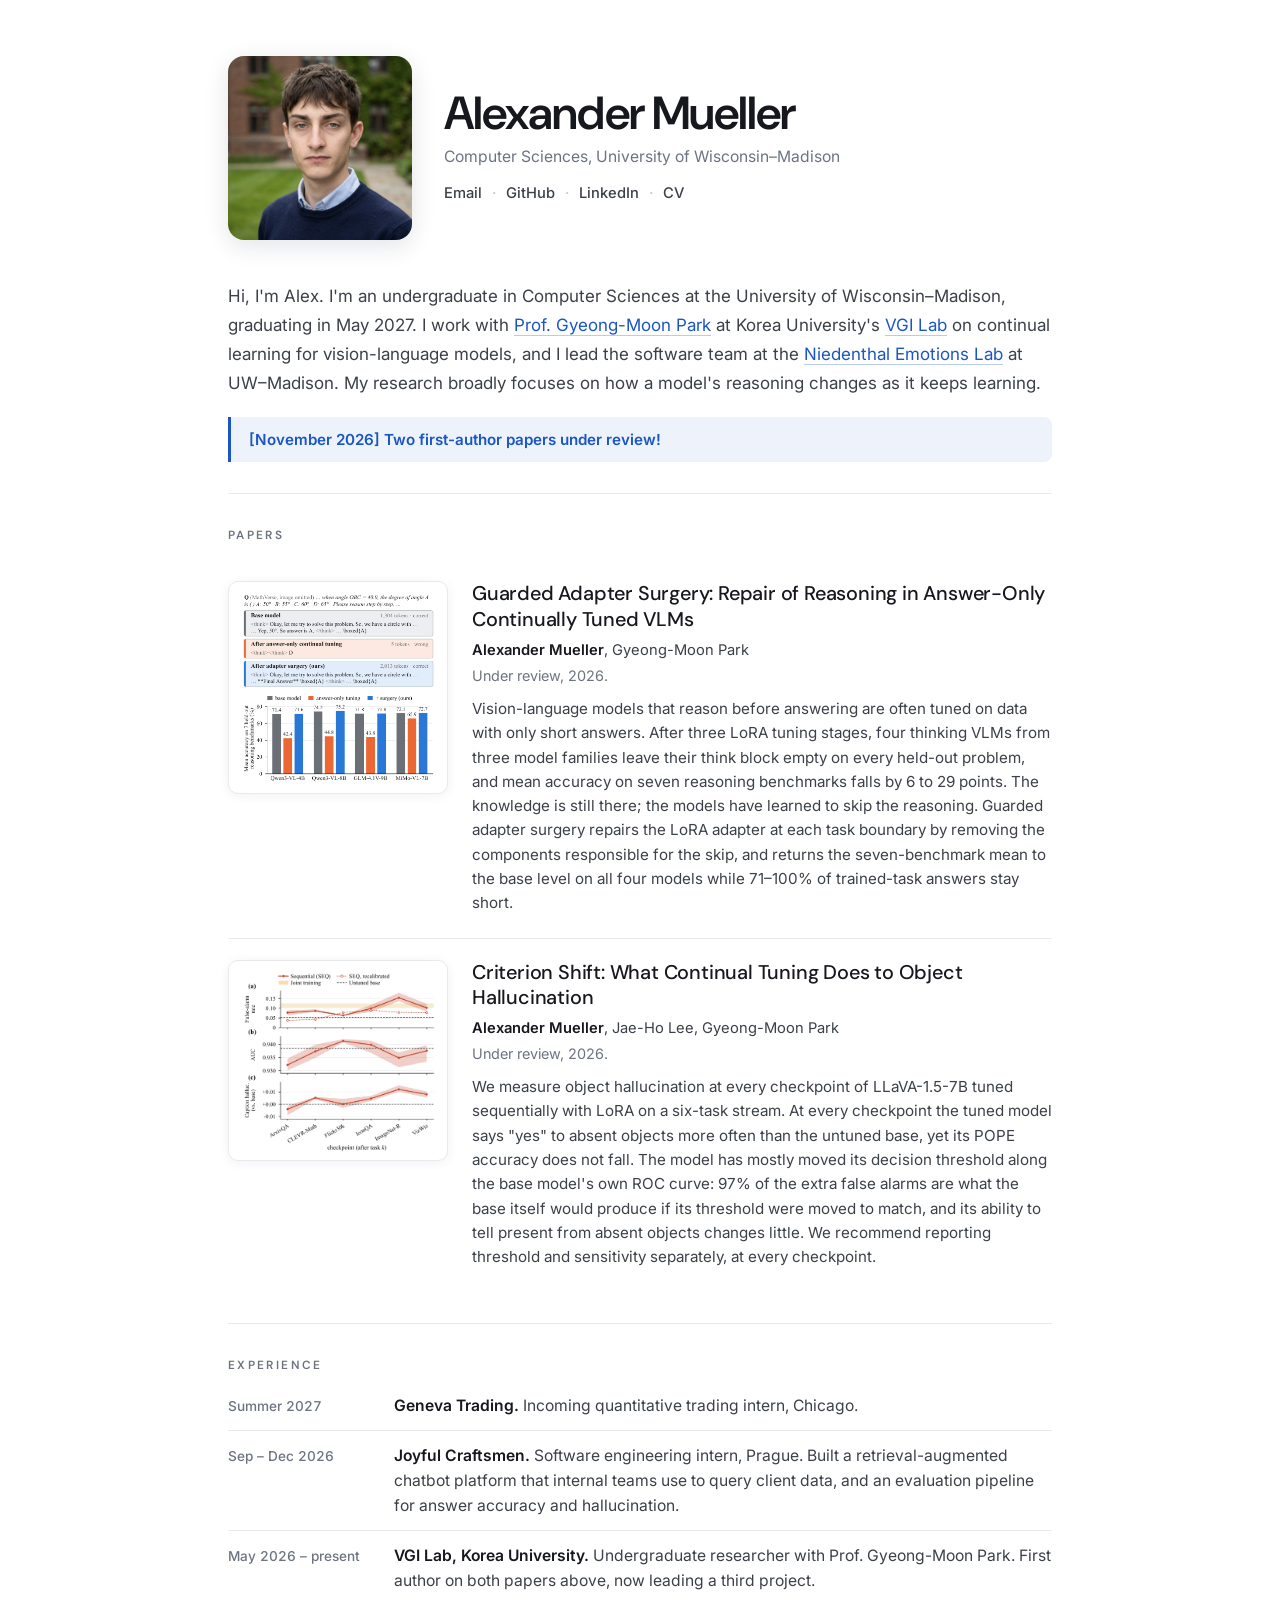
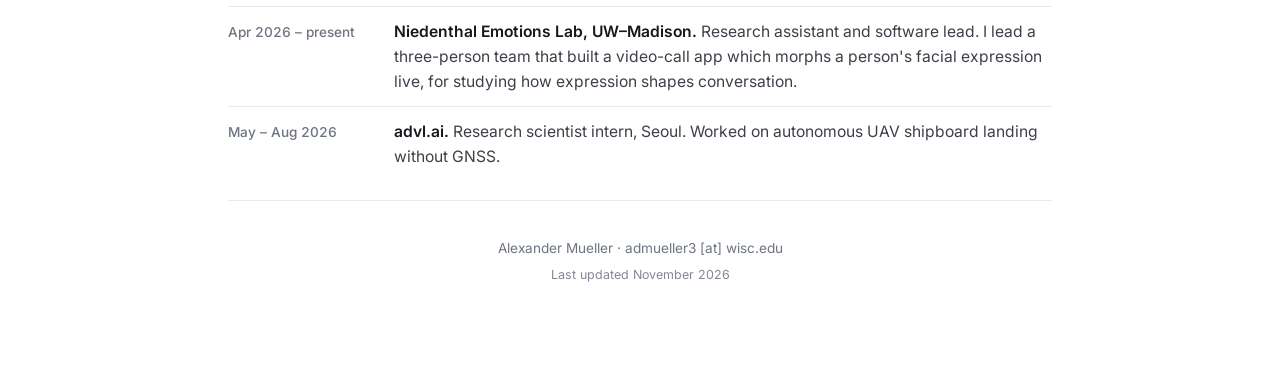
<file: index.html>
<!doctype html>
<html lang="en">
<head>
  <meta charset="utf-8">
  <title>Alexander Mueller</title>
  <meta name="description" content="Alexander Mueller is an undergraduate at UW–Madison researching continual learning in vision-language models.">
  <meta name="author" content="Alexander Mueller">
  <meta name="viewport" content="width=device-width, initial-scale=1">

  <meta property="og:title" content="Alexander Mueller">
  <meta property="og:type" content="website">
  <meta property="og:url" content="https://alexmueller07.github.io/">
  <meta property="og:site_name" content="Alexander Mueller">
  <meta property="og:description" content="Undergraduate at UW–Madison researching continual learning in vision-language models.">
  <meta property="og:image" content="https://alexmueller07.github.io/assets/alexander-mueller.jpg">
  <meta name="twitter:card" content="summary">
  <link rel="canonical" href="https://alexmueller07.github.io/">

  <link rel="icon" href="favicon.ico" sizes="48x48">
  <link rel="icon" type="image/png" sizes="32x32" href="assets/favicon-32.png">
  <link rel="icon" type="image/png" sizes="192x192" href="assets/favicon-192.png">
  <link rel="apple-touch-icon" href="assets/apple-touch-icon.png">

  <link rel="preconnect" href="https://fonts.googleapis.com">
  <link rel="preconnect" href="https://fonts.gstatic.com" crossorigin>
  <link href="https://fonts.googleapis.com/css2?family=DM+Sans:wght@400;500;600;700&family=Inter:wght@400;500;600&display=swap" rel="stylesheet">
  <link rel="stylesheet" href="assets/site.css">

  <script type="application/ld+json">
  {
    "@context": "https://schema.org",
    "@type": "Person",
    "name": "Alexander Mueller",
    "url": "https://alexmueller07.github.io/",
    "image": "https://alexmueller07.github.io/assets/alexander-mueller.jpg",
    "affiliation": [
      { "@type": "CollegeOrUniversity", "name": "University of Wisconsin–Madison" },
      { "@type": "CollegeOrUniversity", "name": "Korea University" }
    ],
    "sameAs": [
      "https://github.com/alexmueller07",
      "https://www.linkedin.com/in/alexandermuellerr"
    ]
  }
  </script>
</head>
<body>
  <main class="wrap">

    <!-- ========== HEADER ========== -->
    <header class="intro">
      <img class="avatar" src="assets/alexander-mueller.jpg" width="900" height="898" alt="Alexander Mueller">
      <div class="intro-text">
        <h1>Alexander Mueller</h1>
        <p class="affil">Computer Sciences, University of <span class="nowrap">Wisconsin–Madison</span></p>
        <nav class="socials" aria-label="Links">
          <a href="mailto:admueller3@wisc.edu">Email</a>
          <a href="https://github.com/alexmueller07" target="_blank" rel="noopener">GitHub</a>
          <a href="https://www.linkedin.com/in/alexandermuellerr" target="_blank" rel="noopener">LinkedIn</a>
          <a href="assets/cv.pdf" target="_blank" rel="noopener">CV</a>
        </nav>
      </div>
    </header>

    <!-- ========== BIO ========== -->
    <section id="bio">
      <p class="bio">
        Hi, I'm Alex. I'm an undergraduate in Computer Sciences at the University of Wisconsin–Madison, graduating in May 2027. I work with <a href="https://gyeongmoon.github.io" target="_blank" rel="noopener">Prof. Gyeong-Moon Park</a> at Korea University's <a href="https://vgi.korea.ac.kr" target="_blank" rel="noopener">VGI Lab</a> on continual learning for vision-language models, and I lead the software team at the <a href="https://psych.wisc.edu/staff/niedenthal-paula/" target="_blank" rel="noopener">Niedenthal Emotions Lab</a> at UW–Madison. My research broadly focuses on how a model's reasoning changes as it keeps learning.
      </p>
      <p class="highlight">[November 2026] Two first-author papers under review!</p>
    </section>

    <!-- ========== PAPERS ========== -->
    <section id="papers">
      <h2>Papers</h2>

      <article class="pub">
        <a class="pub-media" href="assets/guarded-adapter-surgery-fig1.png" target="_blank" rel="noopener">
          <img src="assets/guarded-adapter-surgery-fig1.png" width="800" height="772" alt="Figure 1 of Guarded Adapter Surgery. Top: one MathVerse problem answered by the base model with a full reasoning trace, by the tuned model with an empty think block and a wrong answer, and after surgery with reasoning restored. Bottom: mean accuracy on seven reasoning benchmarks for four models, where tuning lowers accuracy and surgery returns it to the base level.">
        </a>
        <div class="pub-text">
          <h3>Guarded Adapter Surgery: Repair of Reasoning in Answer-Only Continually Tuned VLMs</h3>
          <p class="authors"><strong>Alexander Mueller</strong>, Gyeong-Moon Park</p>
          <p class="venue">Under review, 2026.</p>
          <p class="summary">Vision-language models that reason before answering are often tuned on data with only short answers. After three LoRA tuning stages, four thinking VLMs from three model families leave their think block empty on every held-out problem, and mean accuracy on seven reasoning benchmarks falls by 6 to 29 points. The knowledge is still there; the models have learned to skip the reasoning. Guarded adapter surgery repairs the LoRA adapter at each task boundary by removing the components responsible for the skip, and returns the seven-benchmark mean to the base level on all four models while 71–100% of trained-task answers stay short.</p>
        </div>
      </article>

      <article class="pub">
        <a class="pub-media" href="assets/criterion-shift-fig1.png" target="_blank" rel="noopener">
          <img src="assets/criterion-shift-fig1.png" width="1040" height="945" alt="Figure 1 of Criterion Shift. Three panels across six checkpoints of sequential tuning: the false-alarm rate stays above the untuned base at every checkpoint, AUC changes by less than 0.01, and caption hallucination per mention rises by up to about 0.01.">
        </a>
        <div class="pub-text">
          <h3>Criterion Shift: What Continual Tuning Does to Object Hallucination</h3>
          <p class="authors"><strong>Alexander Mueller</strong>, Jae-Ho Lee, Gyeong-Moon Park</p>
          <p class="venue">Under review, 2026.</p>
          <p class="summary">We measure object hallucination at every checkpoint of LLaVA-1.5-7B tuned sequentially with LoRA on a six-task stream. At every checkpoint the tuned model says "yes" to absent objects more often than the untuned base, yet its POPE accuracy does not fall. The model has mostly moved its decision threshold along the base model's own ROC curve: 97% of the extra false alarms are what the base itself would produce if its threshold were moved to match, and its ability to tell present from absent objects changes little. We recommend reporting threshold and sensitivity separately, at every checkpoint.</p>
        </div>
      </article>
    </section>

    <!-- ========== EXPERIENCE ========== -->
    <section id="experience">
      <h2>Experience</h2>
      <ul class="rows">
        <li><span class="date">Summer 2027</span><span><strong>Geneva Trading.</strong> Incoming quantitative trading intern, Chicago.</span></li>
        <li><span class="date">Sep – Dec 2026</span><span><strong>Joyful Craftsmen.</strong> Software engineering intern, Prague. Built a retrieval-augmented chatbot platform that internal teams use to query client data, and an evaluation pipeline for answer accuracy and hallucination.</span></li>
        <li><span class="date">May 2026 – present</span><span><strong>VGI Lab, Korea University.</strong> Undergraduate researcher with Prof. Gyeong-Moon Park. First author on both papers above, now leading a third project.</span></li>
        <li><span class="date">Apr 2026 – present</span><span><strong>Niedenthal Emotions Lab, UW–Madison.</strong> Research assistant and software lead. I lead a three-person team that built a video-call app which morphs a person's facial expression live, for studying how expression shapes conversation.</span></li>
        <li><span class="date">May – Aug 2026</span><span><strong>advl.ai.</strong> Research scientist intern, Seoul. Worked on autonomous UAV shipboard landing without GNSS.</span></li>
      </ul>
    </section>

    <footer>
      <p>Alexander Mueller · admueller3 [at] wisc.edu</p>
      <p class="updated">Last updated November 2026</p>
    </footer>

  </main>
</body>
</html>
</file>
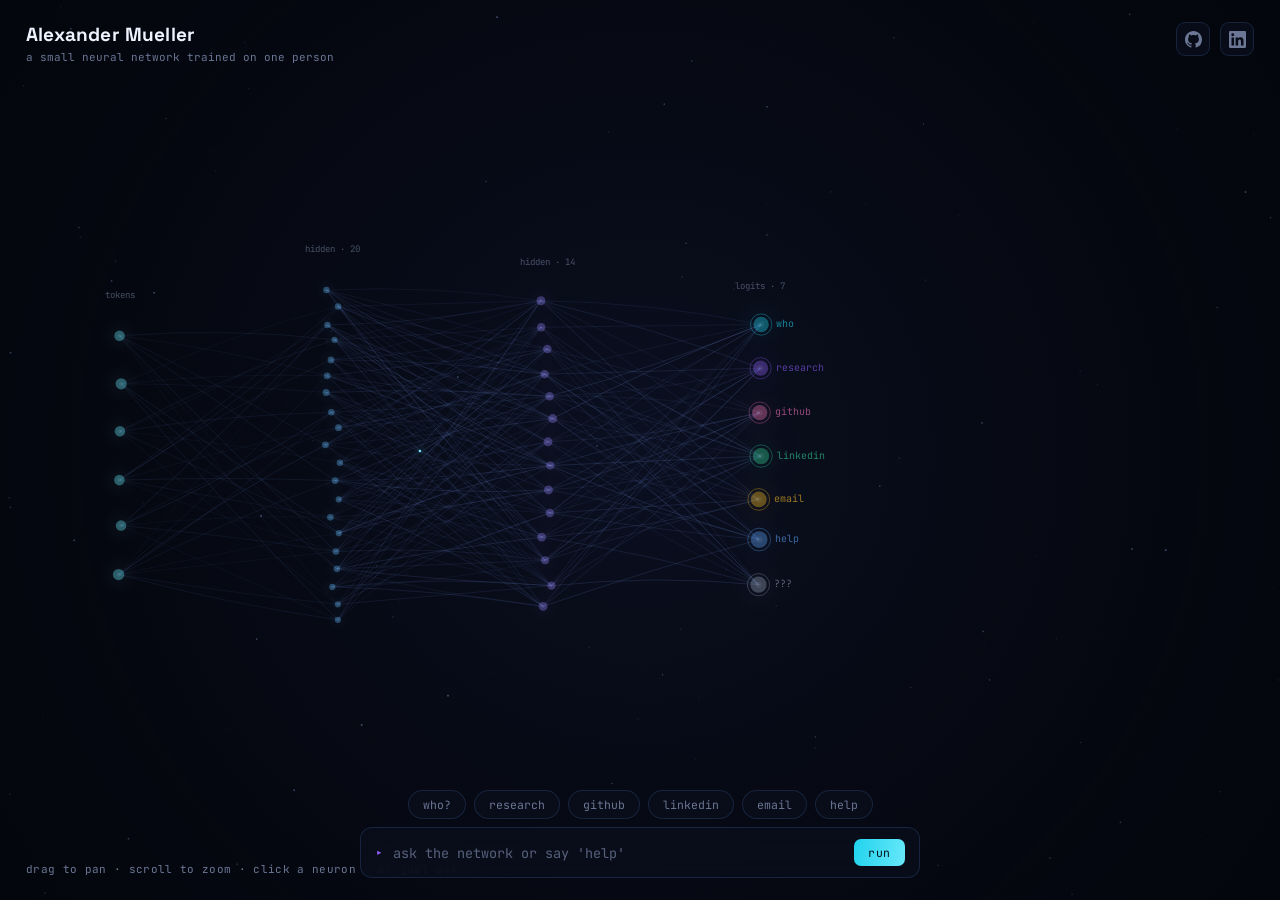
<file: nn/index.html>
<!DOCTYPE html>
<html lang="en">
<head>
  <meta charset="UTF-8" />
  <meta name="viewport" content="width=device-width, initial-scale=1.0, maximum-scale=1.0, user-scalable=no" />
  <title>Alexander Mueller</title>
  <meta name="description" content="Alexander Mueller. Computer science student at UW-Madison, interested in AI research. This site is a real neural network, query it yourself." />
  <meta property="og:title" content="Alexander Mueller" />
  <meta property="og:description" content="A small neural network trained on one person. Run inference to learn more." />
  <meta property="og:type" content="website" />
  <meta property="og:url" content="https://alexmueller07.github.io/nn/" />
  <link rel="icon" href="data:image/svg+xml,<svg xmlns='http://www.w3.org/2000/svg' viewBox='0 0 100 100'><text y='0.9em' font-size='90'>&#129504;</text></svg>" />
  <link rel="preconnect" href="https://fonts.googleapis.com" />
  <link rel="preconnect" href="https://fonts.gstatic.com" crossorigin />
  <link href="https://fonts.googleapis.com/css2?family=JetBrains+Mono:wght@400;500;700&family=Space+Grotesk:wght@500;600;700&display=swap" rel="stylesheet" />
  <link rel="stylesheet" href="css/style.css" />
</head>
<body>

  <!-- static content for crawlers and screen readers -->
  <div class="sr-only">
    <h1>Alexander Mueller</h1>
    <p>Computer science student at the University of Wisconsin-Madison, interested in AI research. Builds things end to end, from low-level systems to machine learning experiments. Based in the SF Bay Area.</p>
    <a href="https://github.com/alexmueller07">GitHub</a>
    <a href="https://www.linkedin.com/in/alexandermuellerr">LinkedIn</a>
    <a href="mailto:admueller3@wisc.edu">Email</a>
  </div>

  <!-- boot overlay -->
  <div class="boot" id="boot" aria-hidden="true">
    <pre class="boot-text" id="boot-text"></pre>
  </div>

  <!-- the network -->
  <canvas id="net" aria-hidden="true"></canvas>

  <!-- minimal chrome -->
  <header class="chrome chrome-top-left">
    <div class="model-name">Alexander Mueller</div>
    <div class="model-sub dim">a small neural network trained on one person</div>
  </header>

  <div class="chrome chrome-top-right">
    <a class="chip-link" href="https://github.com/alexmueller07" target="_blank" rel="noopener" aria-label="GitHub">
      <svg viewBox="0 0 16 16" width="17" height="17" fill="currentColor"><path d="M8 0C3.58 0 0 3.58 0 8c0 3.54 2.29 6.53 5.47 7.59.4.07.55-.17.55-.38 0-.19-.01-.82-.01-1.49-2.01.37-2.53-.49-2.69-.94-.09-.23-.48-.94-.82-1.13-.28-.15-.68-.52-.01-.53.63-.01 1.08.58 1.23.82.72 1.21 1.87.87 2.33.66.07-.52.28-.87.51-1.07-1.78-.2-3.64-.89-3.64-3.95 0-.87.31-1.59.82-2.15-.08-.2-.36-1.02.08-2.12 0 0 .67-.21 2.2.82.64-.18 1.32-.27 2-.27.68 0 1.36.09 2 .27 1.53-1.04 2.2-.82 2.2-.82.44 1.1.16 1.92.08 2.12.51.56.82 1.27.82 2.15 0 3.07-1.87 3.75-3.65 3.95.29.25.54.73.54 1.48 0 1.07-.01 1.93-.01 2.2 0 .21.15.46.55.38A8.01 8.01 0 0 0 16 8c0-4.42-3.58-8-8-8z"/></svg>
    </a>
    <a class="chip-link" href="https://www.linkedin.com/in/alexandermuellerr" target="_blank" rel="noopener" aria-label="LinkedIn">
      <svg viewBox="0 0 24 24" width="17" height="17" fill="currentColor"><path d="M20.45 20.45h-3.55v-5.57c0-1.33-.03-3.04-1.85-3.04-1.86 0-2.14 1.45-2.14 2.94v5.67H9.35V9h3.41v1.56h.05c.47-.9 1.63-1.85 3.36-1.85 3.6 0 4.27 2.37 4.27 5.46v6.28zM5.34 7.43a2.06 2.06 0 1 1 0-4.12 2.06 2.06 0 0 1 0 4.12zM7.12 20.45H3.56V9h3.56v11.45zM22.22 0H1.77C.79 0 0 .77 0 1.73v20.54C0 23.23.79 24 1.77 24h20.45c.98 0 1.78-.77 1.78-1.73V1.73C24 .77 23.2 0 22.22 0z"/></svg>
    </a>
  </div>

  <div class="chrome chrome-bottom-left dim mono-xs" id="hint">
    drag to pan · scroll to zoom · click a neuron · or just ask
  </div>

  <!-- decoder output panel (docks onto the winning neuron) -->
  <aside class="decoder" id="decoder" aria-live="polite">
    <div class="decoder-head mono-xs">
      <span class="decoder-dot"></span>
      <span>decoder</span>
      <span class="dim" id="decoder-meta"></span>
    </div>
    <div class="decoder-probs" id="decoder-probs"></div>
    <div class="decoder-query dim" id="decoder-query"></div>
    <div class="decoder-out" id="decoder-out"></div>
    <div class="decoder-links" id="decoder-links"></div>
  </aside>

  <!-- prompt bar -->
  <form class="prompt-bar" id="prompt-form" autocomplete="off">
    <div class="prompt-chips" id="prompt-chips">
      <button type="button" data-q="who?">who?</button>
      <button type="button" data-q="research">research</button>
      <button type="button" data-q="github">github</button>
      <button type="button" data-q="linkedin">linkedin</button>
      <button type="button" data-q="email">email</button>
      <button type="button" data-q="help">help</button>
    </div>
    <div class="prompt-input-wrap">
      <span class="prompt-sigil">▸</span>
      <input type="text" id="prompt-input" placeholder="ask the network or say 'help'" maxlength="80" spellcheck="false" />
      <button type="submit" class="prompt-run" aria-label="Run inference">run</button>
    </div>
  </form>

  <script src="js/main.js"></script>
</body>
</html>
</file>
<file: assets/site.css>
/* Layout and look adapted from Will Huey's homepage (willhuey.com). */

:root {
  --bg: #ffffff;
  --ink: #16181d;
  --body: #3c4048;
  --muted: #6d7380;
  --line: #e7e9ed;
  --accent: #1a56c4;
  --accent-hover: #3f7be6;
  --accent-tint: rgba(26, 86, 196, 0.07);
  --accent-line: rgba(26, 86, 196, 0.3);
  --display: "DM Sans", "Inter", system-ui, sans-serif;
  --sans: "Inter", -apple-system, BlinkMacSystemFont, "Segoe UI", Helvetica, Arial, sans-serif;
}

* { box-sizing: border-box; }

html { scroll-behavior: smooth; }

body {
  margin: 0;
  background: var(--bg);
  color: var(--body);
  font-family: var(--sans);
  font-size: 17px;
  line-height: 1.72;
  -webkit-font-smoothing: antialiased;
  text-rendering: optimizeLegibility;
}

a { color: var(--accent); text-decoration: none; transition: color 0.15s; }
a:hover { color: var(--accent-hover); }
a:focus-visible { outline: 2px solid var(--accent); outline-offset: 3px; border-radius: 3px; }

p { margin: 0 0 1rem; }
strong { font-weight: 600; color: var(--ink); }

.wrap {
  max-width: 920px;
  margin: 12px auto 44px;
  padding: 0 48px 60px;
}

/* ---------- entrance ---------- */

@keyframes fadeUp {
  from { opacity: 0; transform: translateY(14px); }
  to { opacity: 1; transform: none; }
}

.intro, section, footer { animation: fadeUp 0.7s cubic-bezier(0.22, 1, 0.36, 1) both; }
.intro { animation-delay: 0.02s; }
#bio { animation-delay: 0.1s; }
#papers { animation-delay: 0.18s; }
#experience { animation-delay: 0.26s; }
footer { animation-delay: 0.32s; }

@media (prefers-reduced-motion: reduce) {
  .intro, section, footer { animation: none; }
  .pub, .pub-media img { transition: none; }
}

/* ---------- header ---------- */

.intro {
  display: flex;
  align-items: center;
  gap: 32px;
  padding: 44px 0 16px;
}

.avatar {
  width: 184px;
  height: auto;
  border-radius: 16px;
  flex-shrink: 0;
  display: block;
  box-shadow: 0 6px 24px rgba(22, 30, 60, 0.12);
}

.intro-text h1 {
  font-family: var(--display);
  font-weight: 600;
  font-size: 2.9rem;
  line-height: 1.04;
  letter-spacing: -0.02em;
  color: var(--ink);
  margin: 0 0 8px;
}

.affil {
  margin: 0 0 12px;
  font-size: 0.98rem;
  line-height: 1.5;
  color: var(--muted);
  text-wrap: balance;
}

.nowrap { white-space: nowrap; }

.socials {
  display: flex;
  flex-wrap: wrap;
  font-size: 0.92rem;
  font-weight: 500;
}

.socials a { color: var(--body); }
.socials a:hover { color: var(--accent); }

/* the dot travels with its link, so a wrapped row never ends on a stray dot */
.socials a + a::before {
  content: "·";
  margin: 0 10px;
  color: #c3c8d1;
}

/* ---------- bio ---------- */

section { padding: 31px 0; border-top: 1px solid var(--line); }
#bio { border-top: none; padding-top: 26px; }

.bio { margin: 0; }
#bio a { border-bottom: 1px solid var(--accent-line); }
#bio a:hover { border-color: var(--accent); }

.highlight {
  margin: 18px 0 0;
  padding: 11px 18px;
  font-size: 0.95rem;
  line-height: 1.55;
  font-weight: 600;
  color: var(--accent);
  background: var(--accent-tint);
  border-left: 3px solid var(--accent);
  border-radius: 0 8px 8px 0;
}

h2 {
  font-family: var(--display);
  font-size: 0.74rem;
  font-weight: 600;
  text-transform: uppercase;
  letter-spacing: 0.2em;
  color: var(--muted);
  margin: 0 0 14px;
}

/* ---------- papers ---------- */

.pub {
  display: flex;
  gap: 24px;
  align-items: flex-start;
  margin: 0 -16px;
  padding: 22px 16px;
  border-radius: 14px;
  transition: transform 0.25s, box-shadow 0.25s;
}

/* a straight divider between papers, inset to line up with the text */
.pub { position: relative; }
.pub + .pub::before {
  content: "";
  position: absolute;
  top: 0;
  left: 16px;
  right: 16px;
  border-top: 1px solid var(--line);
}
.pub:hover { transform: translateY(-3px); box-shadow: 0 14px 30px rgba(28, 38, 80, 0.09); }

.pub-media {
  flex: 0 0 220px;
  display: block;
  padding: 8px;
  border: 1px solid var(--line);
  border-radius: 10px;
  overflow: hidden;
  background: #fff;
  box-shadow: 0 2px 12px rgba(22, 30, 60, 0.06);
}

.pub-media img {
  width: 100%;
  height: auto;
  display: block;
  transition: transform 0.4s;
}

.pub-media:hover img { transform: scale(1.03); }

.pub-text { flex: 1; min-width: 0; }

.pub-text h3 {
  font-family: var(--display);
  font-weight: 500;
  font-size: 1.24rem;
  line-height: 1.3;
  letter-spacing: -0.01em;
  color: var(--ink);
  margin: 0 0 6px;
}

.pub-text h3 a { color: var(--ink); }
.pub-text h3 a:hover { color: var(--accent); }

.authors { margin: 0 0 3px; font-size: 0.92rem; line-height: 1.5; }
.venue { margin: 0 0 8px; font-size: 0.9rem; color: var(--muted); }
.summary { margin: 0 0 12px; font-size: 0.95rem; line-height: 1.6; }
.pub-text > :last-child { margin-bottom: 0; }

.pub-links { margin: 0; display: flex; flex-wrap: wrap; gap: 8px; align-items: center; }

.pub-links a {
  font-size: 0.8rem;
  font-weight: 500;
  letter-spacing: 0.01em;
  color: var(--accent);
  padding: 3px 13px;
  border: 1px solid var(--accent-line);
  border-radius: 999px;
  transition: 0.15s;
}

.pub-links a:hover { background: var(--accent); color: #fff; border-color: var(--accent); }

/* ---------- experience ---------- */

.rows { list-style: none; margin: 0; padding: 0; }

.rows li {
  display: flex;
  gap: 24px;
  padding: 12px 0;
  border-bottom: 1px solid var(--line);
  font-size: 0.98rem;
  line-height: 1.6;
}

.rows li:first-child { padding-top: 4px; }
.rows li:last-child { border-bottom: none; padding-bottom: 0; }

.rows .date {
  flex-shrink: 0;
  width: 142px;
  color: var(--muted);
  font-variant-numeric: tabular-nums;
  font-size: 0.85rem;
  font-weight: 500;
  padding-top: 3px;
}

/* ---------- footer ---------- */

footer {
  padding-top: 36px;
  border-top: 1px solid var(--line);
  text-align: center;
  color: var(--muted);
  font-size: 0.85rem;
}

footer p { margin: 0; }
.updated { margin-top: 4px; font-size: 0.78rem; opacity: 0.85; }

/* ---------- small screens ---------- */

@media (max-width: 640px) {
  body { font-size: 16px; }
  .wrap { margin: 0; padding: 4px 22px 56px; }
  .intro { flex-direction: column; text-align: center; gap: 20px; padding: 48px 0 8px; }
  .intro-text h1 { font-size: 2.4rem; }
  .avatar { width: 200px; }
  .pub + .pub::before { left: 0; right: 0; }
  .socials { justify-content: center; line-height: 2; }
  .pub { flex-direction: column; gap: 14px; margin: 0; padding: 20px 0; }
  .pub:hover { transform: none; box-shadow: none; }
  .pub-media { flex-basis: auto; width: 100%; max-width: 360px; }
  .rows li { flex-direction: column; gap: 0; }
  .rows .date { width: auto; padding-top: 0; }
}
</file>
<file: nn/css/style.css>
/* ============================================================
   alexmueller-v2 · a small model trained on one person
   ============================================================ */

:root {
  --bg: #04060d;
  --text: #d9e2f4;
  --dim: #6b7794;
  --cyan: #22d3ee;
  --violet: #8b5cf6;
  --pink: #f472b6;
  --green: #34d399;
  --panel: rgba(10, 14, 28, 0.82);
  --border: rgba(96, 165, 250, 0.16);
  --mono: "JetBrains Mono", monospace;
  --head: "Space Grotesk", sans-serif;
}

* { margin: 0; padding: 0; box-sizing: border-box; }

html, body {
  height: 100%;
  overflow: hidden;            /* this is not a page. there is nothing to scroll. */
  overscroll-behavior: none;
}

body {
  background: var(--bg);
  color: var(--text);
  font-family: var(--mono);
  font-size: 14px;
  -webkit-font-smoothing: antialiased;
  touch-action: none;
}

::selection { background: rgba(34, 211, 238, 0.3); }

.dim { color: var(--dim); }
.mono-xs { font-size: 11px; letter-spacing: 0.03em; }

.sr-only {
  position: absolute;
  width: 1px; height: 1px;
  overflow: hidden;
  clip: rect(0 0 0 0);
  white-space: nowrap;
}

/* ---------- canvas ---------- */
#net {
  position: fixed;
  inset: 0;
  display: block;
  cursor: grab;
}
#net.dragging { cursor: grabbing; }
#net.over-node { cursor: pointer; }

/* ---------- boot overlay ---------- */
.boot {
  position: fixed;
  inset: 0;
  z-index: 50;
  background: var(--bg);
  display: flex;
  align-items: center;
  justify-content: center;
  transition: opacity 0.5s ease;
}
.boot.off { opacity: 0; pointer-events: none; }
.boot-text {
  font-family: var(--mono);
  font-size: 13px;
  line-height: 1.9;
  color: var(--dim);
  white-space: pre-wrap;
}
.boot-text .ok { color: var(--green); }
.boot-text .name { color: var(--cyan); }

/* ---------- chrome ---------- */
.chrome { position: fixed; z-index: 10; }
.chrome-top-left { top: 22px; left: 26px; user-select: none; }
.model-name {
  font-family: var(--head);
  font-size: 19px;
  font-weight: 700;
  letter-spacing: 0.01em;
  color: #eef3ff;
}
.model-name .dim { color: var(--cyan); font-family: var(--mono); font-size: 13px; font-weight: 400; }
.model-sub { font-size: 11px; margin-top: 3px; }

.chrome-top-right {
  top: 22px; right: 26px;
  display: flex;
  gap: 10px;
}
.chip-link {
  display: flex;
  align-items: center;
  justify-content: center;
  width: 34px; height: 34px;
  border-radius: 9px;
  color: var(--dim);
  background: var(--panel);
  border: 1px solid var(--border);
  backdrop-filter: blur(8px);
  transition: color 0.25s, border-color 0.25s, transform 0.25s;
}
.chip-link:hover { color: var(--cyan); border-color: rgba(34, 211, 238, 0.5); transform: translateY(-2px); }

.chrome-bottom-left {
  bottom: 24px; left: 26px;
  user-select: none;
  transition: opacity 1s ease;
}
.chrome-bottom-left.faded { opacity: 0.35; }
@media (max-width: 700px) { .chrome-bottom-left { display: none; } }

/* ---------- decoder panel (docks onto the winning neuron) ---------- */
.decoder {
  position: fixed;
  z-index: 10;
  right: 20px;
  top: 50%;
  transform: translateY(-50%);
  width: 312px;
  background: var(--panel);
  border: 1px solid var(--border);
  border-radius: 10px;
  padding: 12px 14px 14px;
  font-size: 12.5px;
  backdrop-filter: blur(12px);
  box-shadow: 0 16px 50px rgba(0, 0, 0, 0.5);
  opacity: 0;
  transition: opacity 0.45s ease, border-color 0.45s ease;
  pointer-events: none;
}
.decoder.on { opacity: 1; pointer-events: auto; }
.decoder.firing { border-color: rgba(34, 211, 238, 0.45); }

/* real softmax readout */
.decoder-probs { display: flex; flex-direction: column; gap: 4px; margin-bottom: 10px; }
.prob {
  display: flex;
  align-items: center;
  gap: 8px;
  font-size: 10.5px;
}
.prob-label { width: 62px; color: var(--dim); text-align: right; }
.prob-bar {
  flex: 1;
  height: 5px;
  border-radius: 3px;
  background: rgba(96, 165, 250, 0.12);
  overflow: hidden;
}
.prob-bar i {
  display: block;
  height: 100%;
  border-radius: 3px;
  transition: width 0.6s cubic-bezier(0.22, 1, 0.36, 1);
}
.prob-val { width: 30px; color: var(--dim); }

/* tokens fly in from the winning neuron */
.decoder-out .tok {
  display: inline-block;
  white-space: pre-wrap;
  transition: transform 0.5s cubic-bezier(0.22, 1, 0.36, 1), opacity 0.5s ease;
  will-change: transform, opacity;
}

.decoder-head {
  display: flex;
  align-items: center;
  gap: 8px;
  color: var(--text);
  margin-bottom: 8px;
}
.decoder-head .dim { margin-left: auto; }
.decoder-dot {
  width: 7px; height: 7px;
  border-radius: 50%;
  background: var(--green);
  box-shadow: 0 0 8px var(--green);
  animation: pulse 1.6s ease-in-out infinite;
}
@keyframes pulse { 50% { opacity: 0.3; } }

.decoder-query { font-size: 12px; margin-bottom: 8px; }
.decoder-query::before { content: "▸ "; color: var(--violet); }

.decoder-out {
  font-size: 12.5px;
  line-height: 1.75;
  color: var(--text);
  min-height: 24px;
}
.decoder-out .caret {
  display: inline-block;
  width: 7px; height: 15px;
  background: var(--cyan);
  vertical-align: -2px;
  margin-left: 2px;
  animation: blink 0.85s steps(1) infinite;
}
@keyframes blink { 50% { opacity: 0; } }
.decoder-out .hl { color: var(--cyan); }

.decoder-links { display: flex; gap: 10px; flex-wrap: wrap; }
.decoder-links:not(:empty) { margin-top: 12px; }
.decoder-links a {
  font-size: 12px;
  color: var(--cyan);
  text-decoration: none;
  padding: 7px 14px;
  border: 1px solid rgba(34, 211, 238, 0.35);
  border-radius: 8px;
  transition: background 0.25s, border-color 0.25s, transform 0.2s;
}
.decoder-links a:hover {
  background: rgba(34, 211, 238, 0.1);
  border-color: var(--cyan);
  transform: translateY(-1px);
}

/* ---------- prompt bar ---------- */
.prompt-bar {
  position: fixed;
  z-index: 10;
  left: 50%;
  bottom: 22px;
  transform: translateX(-50%);
  width: min(560px, calc(100vw - 32px));
  display: flex;
  flex-direction: column;
  gap: 8px;
}
.prompt-chips {
  display: flex;
  gap: 8px;
  justify-content: center;
  flex-wrap: wrap;
}
.prompt-chips button {
  font-family: var(--mono);
  font-size: 11.5px;
  color: var(--dim);
  background: var(--panel);
  border: 1px solid var(--border);
  border-radius: 999px;
  padding: 6px 14px;
  cursor: pointer;
  backdrop-filter: blur(8px);
  transition: color 0.25s, border-color 0.25s, transform 0.2s;
}
.prompt-chips button:hover {
  color: var(--cyan);
  border-color: rgba(34, 211, 238, 0.5);
  transform: translateY(-2px);
}
.prompt-chips button.lit {
  color: var(--cyan);
  border-color: var(--cyan);
  box-shadow: 0 0 14px rgba(34, 211, 238, 0.25);
}

.prompt-input-wrap {
  display: flex;
  align-items: center;
  gap: 10px;
  background: var(--panel);
  border: 1px solid var(--border);
  border-radius: 12px;
  padding: 11px 14px;
  backdrop-filter: blur(12px);
  transition: border-color 0.3s, box-shadow 0.3s;
}
.prompt-input-wrap:focus-within {
  border-color: rgba(34, 211, 238, 0.55);
  box-shadow: 0 0 24px rgba(34, 211, 238, 0.12);
}
.prompt-sigil { color: var(--violet); }
#prompt-input {
  flex: 1;
  background: none;
  border: none;
  outline: none;
  color: var(--text);
  font-family: var(--mono);
  font-size: 13.5px;
  caret-color: var(--cyan);
}
#prompt-input::placeholder { color: var(--dim); opacity: 0.8; }
.prompt-run {
  font-family: var(--mono);
  font-size: 11.5px;
  letter-spacing: 0.05em;
  color: #04121a;
  background: linear-gradient(100deg, var(--cyan), #67e8f9);
  border: none;
  border-radius: 7px;
  padding: 6px 14px;
  cursor: pointer;
  transition: box-shadow 0.25s, transform 0.2s;
}
.prompt-run:hover { box-shadow: 0 0 18px rgba(34, 211, 238, 0.45); transform: translateY(-1px); }

@media (max-width: 700px) {
  .decoder {
    right: 14px; left: 14px; top: auto; bottom: 128px;
    width: auto;
    transform: none !important;
  }
  .chrome-top-left { top: 16px; left: 18px; }
  .chrome-top-right { top: 16px; right: 18px; }
}

/* ---------- reduced motion ---------- */
@media (prefers-reduced-motion: reduce) {
  *, *::before, *::after {
    animation-duration: 0.01ms !important;
    transition-duration: 0.01ms !important;
  }
}
</file>
